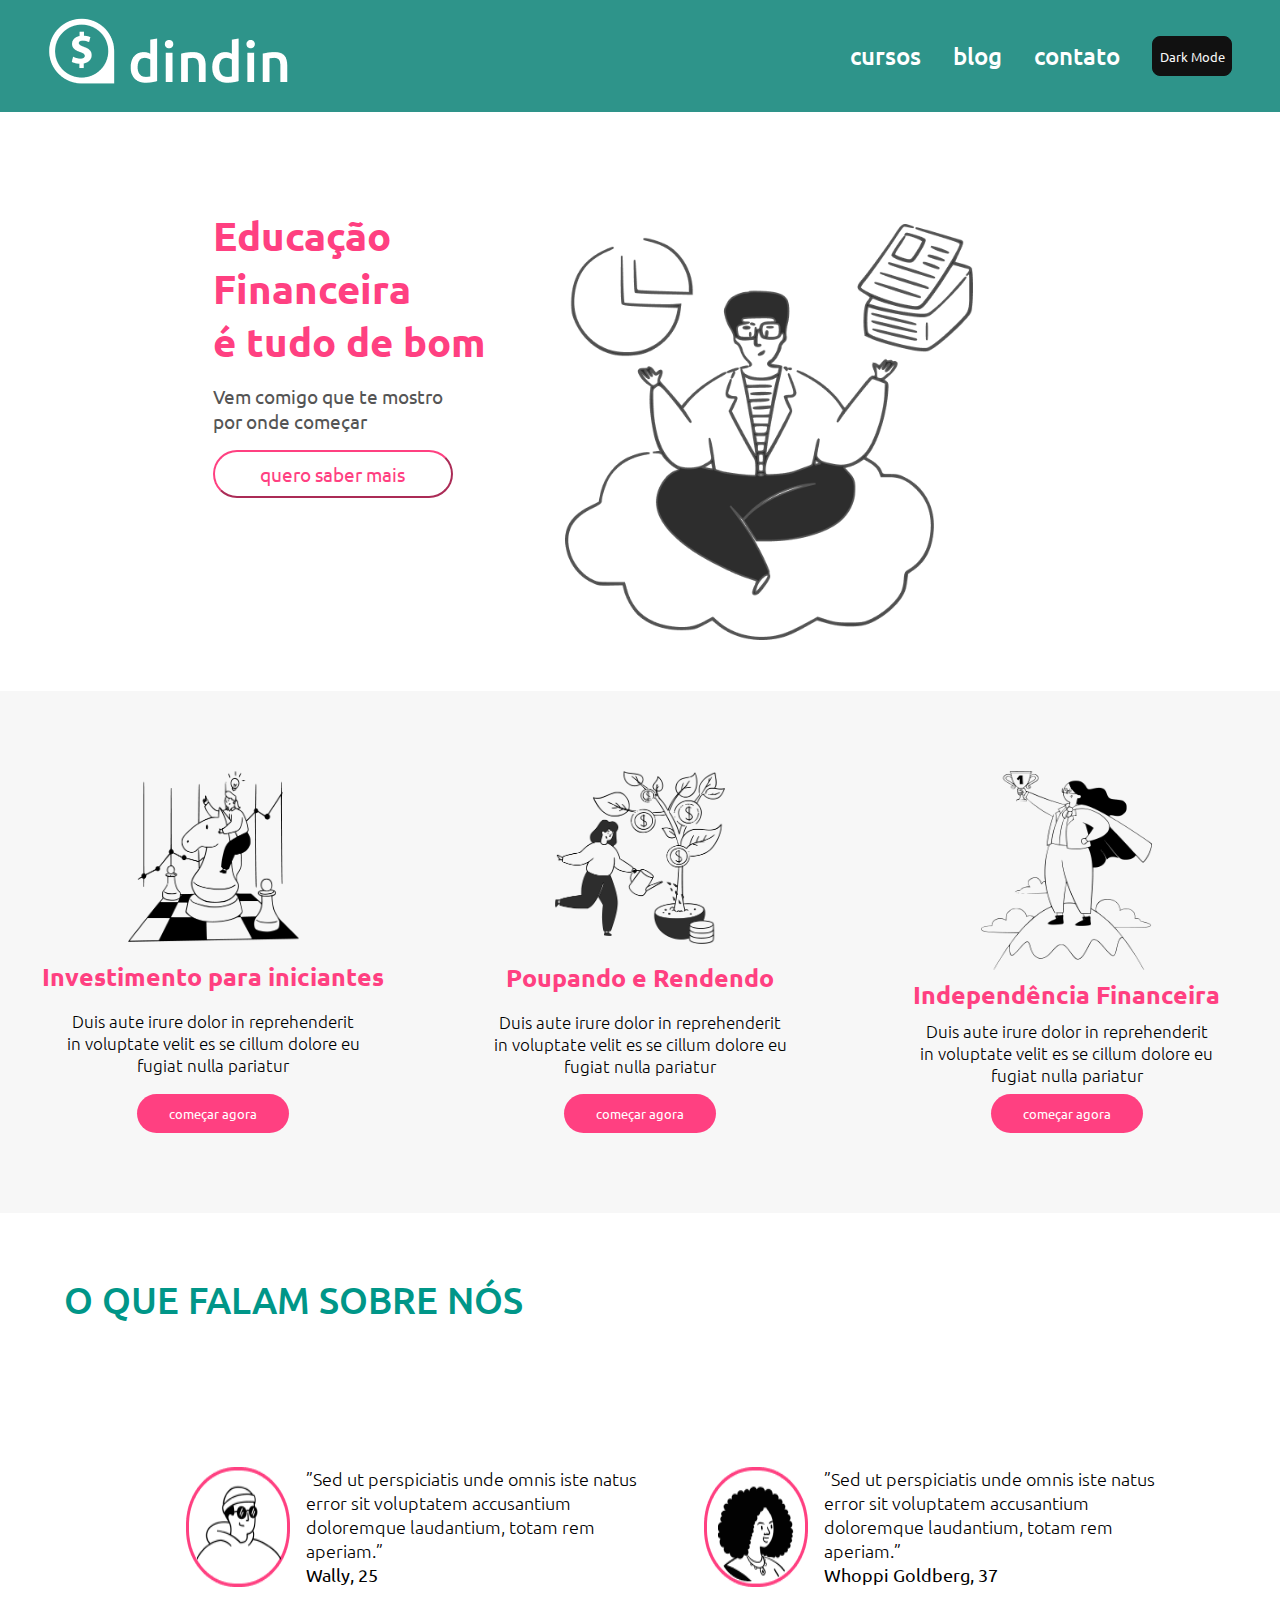
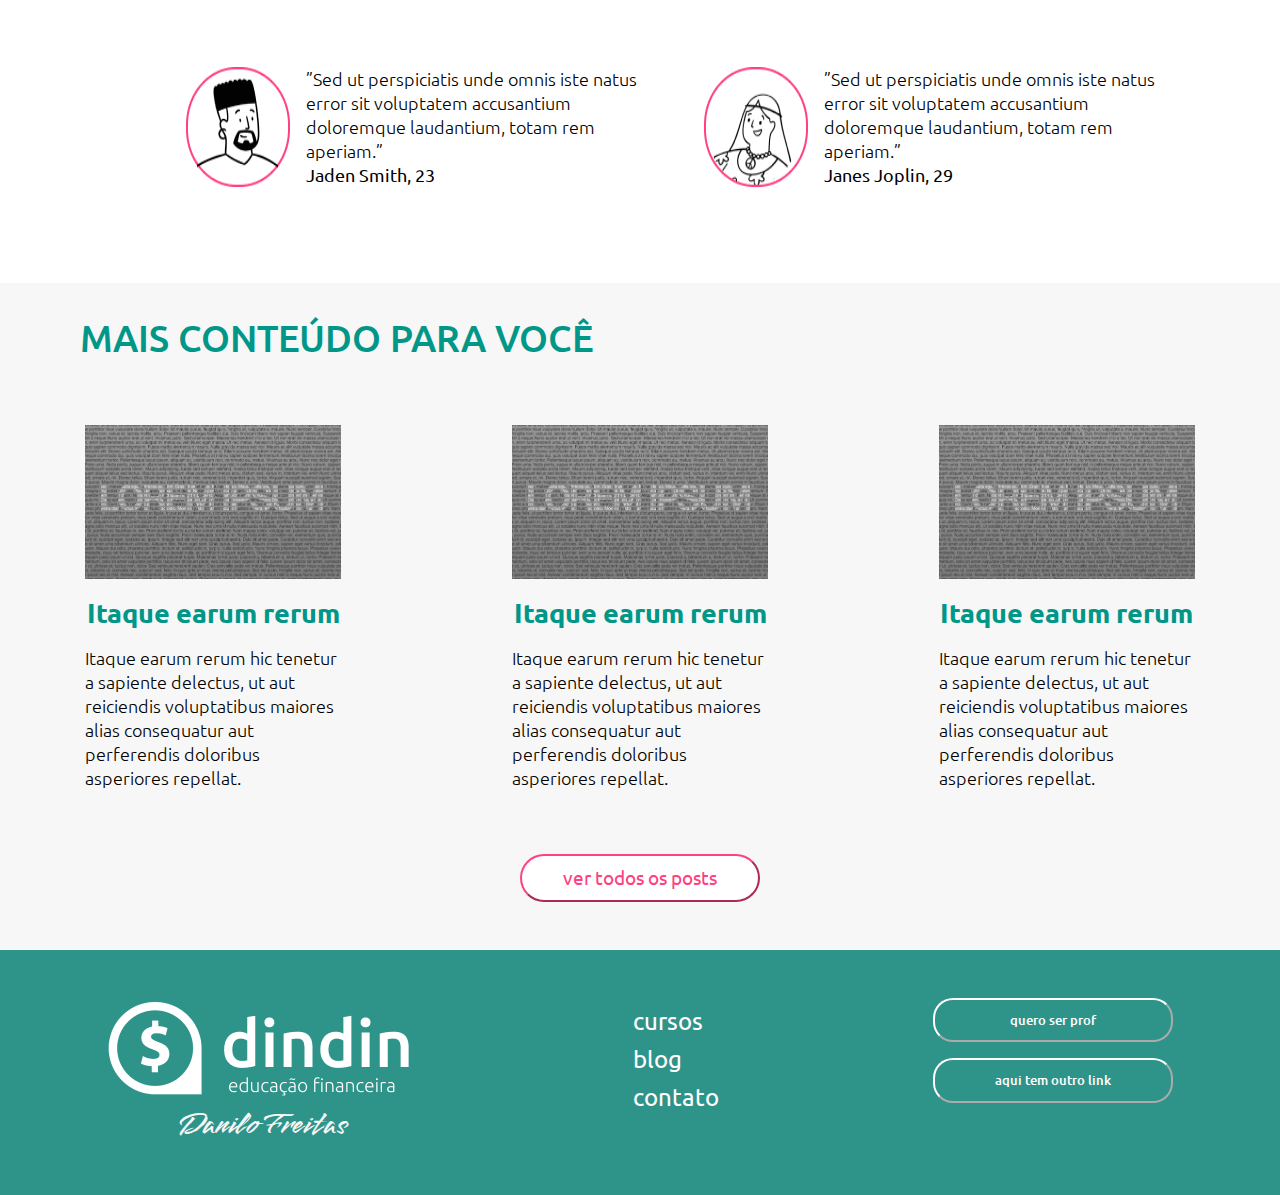
<file: index.html>
<!DOCTYPE html>
<html lang="pt-br" id="html">
<head>
    <meta charset="UTF-8">
    <meta http-equiv="X-UA-Compatible" content="IE=edge">
    <meta name="viewport" content="width=device-width, initial-scale=1.0">
    <meta name="author" content="Danilo Freitas">
    <link rel="preconnect" href="https://fonts.googleapis.com">
    <link rel="preconnect" href="https://fonts.gstatic.com" crossorigin>
    <link href="https://fonts.googleapis.com/css2?family=Koulen&family=Poppins:ital,wght@0,300;0,400;0,500;1,200;1,400&family=Smooch&family=Ubuntu:ital,wght@0,300;0,400;0,500;0,700;1,300;1,400;1,500;1,700&display=swap" rel="stylesheet">
    <link rel="stylesheet" href="./style.css">
    <title>DinDin</title>
</head>
<body>

    <header>

        <a href="./index.html"><img src="./dindin-imagens/logo-header.png" alt="Logo DinDin"></a>

        <nav id="nav">
            <button id="btn-mobile" aria-expanded="false" aria-controls="menu" aria-haspopup="true" aria-label="Abrir Menu">Menu

                <span id="hamburguer"></span>

            </button>

            <button id="switch">Dark Mode</span></button>

            <ul id="menu" role="menu">
                <li><a href="./cursos.html">cursos</a></li>
                <li><a href="./blog.html">blog</a></li>
                <li><a href="./contato.html">contato</a></li>
            </ul>
        </nav>

    </header>

    <article id="container01-01">

        <section class="container01-01-box01">
            <h2>Educação <br/>Financeira <br/>é tudo de bom</h2>
            <h4>Vem comigo que te mostro <br/>por onde começar</h4>
            <a href="./cursos.html"><button class="button01">quero saber mais</button></a>
        </section>

        <aside class="container01-01-box02">
            <img src="./dindin-imagens/ilustra-banner.png" alt="Imagem Banner">
        </aside>

    </article>

    <section id="container01-02">

        <div class="container01-02-box">
            <img src="./dindin-imagens/ilustra-poupando.png" alt="Ilustração">
            <h4>Investimento para iniciantes</h4>
            <p>Duis aute irure dolor in reprehenderit in voluptate velit es se cillum dolore eu fugiat nulla pariatur</p>
            <a href="#"><button class="button02">começar agora</button></a>
        </div>

        <div class="container01-02-box">
            <img src="./dindin-imagens/ilustra-investimento.png" alt="Ilustração">
            <h4>Poupando e Rendendo</h4>
            <p>Duis aute irure dolor in reprehenderit in voluptate velit es se cillum dolore eu fugiat nulla pariatur</p>
            <a href="#"><button class="button02">começar agora</button></a>
        </div>

        <div class="container01-02-box" id="container01-02-box03">
            <img src="./dindin-imagens/ilustra-independencia.png" alt="Ilustração">
            <h4>Independência Financeira</h4>
            <p>Duis aute irure dolor in reprehenderit in voluptate velit es se cillum dolore eu fugiat nulla pariatur</p>
            <a href="#"><button class="button02">começar agora</button></a>
        </div>

    </section>


    <article id="container01-03">

        <h2>O que falam sobre nós</h2>

        <section class="container01-03">

            <div class="container01-03-box">
                <img src="./dindin-imagens/icon-wally.png" alt="Ilustração Wally">
                <p>”Sed ut perspiciatis unde omnis iste natus error sit voluptatem accusantium doloremque laudantium, totam rem aperiam.”<br/> <strong>Wally, 25</strong></p>
            </div>

            <div class="container01-03-box">
                <img src="./dindin-imagens/icon-whoopi.png" alt="Ilustração Whoopi">
                <p>”Sed ut perspiciatis unde omnis iste natus error sit voluptatem accusantium doloremque laudantium, totam rem aperiam.”<br/> <strong>Whoppi Goldberg, 37</strong></p>
            </div>

            <div class="container01-03-box">
                <img src="./dindin-imagens/icon-jaden.png" alt="Ilustração Jaden">
                <p>”Sed ut perspiciatis unde omnis iste natus error sit voluptatem accusantium doloremque laudantium, totam rem aperiam.”<br/> <strong>Jaden Smith, 23</strong></p>
            </div>

            <div class="container01-03-box">
                <img src="./dindin-imagens/icon-jane.png" alt="Ilustração Jane">
                <p>”Sed ut perspiciatis unde omnis iste natus error sit voluptatem accusantium doloremque laudantium, totam rem aperiam.”<br/> <strong>Janes Joplin, 29</strong></p>
            </div>

        </section>

    </article>

    <article id="container01-04">

        <h2>Mais conteúdo para você</h2>

        <section class="container01-04">

            <div class="container01-04-box">
                <img src="./dindin-imagens/lorem-ipsum-logo.jpg" alt="Imagem">
                <h4>Itaque earum rerum</h4>
                <p>Itaque earum rerum hic tenetur a sapiente delectus, ut aut reiciendis voluptatibus maiores alias consequatur aut perferendis doloribus asperiores repellat.</p>
            </div>

            <div class="container01-04-box">
                <img src="./dindin-imagens/lorem-ipsum-logo.jpg" alt="Imagem">
                <h4>Itaque earum rerum</h4>
                <p>Itaque earum rerum hic tenetur a sapiente delectus, ut aut reiciendis voluptatibus maiores alias consequatur aut perferendis doloribus asperiores repellat.</p>
            </div>

            <div class="container01-04-box">
                <img src="./dindin-imagens/lorem-ipsum-logo.jpg" alt="Imagem">
                <h4>Itaque earum rerum</h4>
                <p>Itaque earum rerum hic tenetur a sapiente delectus, ut aut reiciendis voluptatibus maiores alias consequatur aut perferendis doloribus asperiores repellat.</p>
            </div>
        
        </section>

        <a href="./post.html"><button class="button01">ver todos os posts</button></a>

    </article>

    <footer>

        <div class="footer01">
            <a href="./index.html"><img src="./dindin-imagens/logo-footer.png" alt="Logo DinDin"></a>
            <a class="danilo" href="https://danilojpfreitas.github.io/MinhaPagina/" target="_blank"><span>Danilo Freitas</span></a>
        </div>

        <div class="footer02">
            <a href="./cursos.html"><span>cursos</span></a>
            <a href="./blog.html"><span>blog</span></a>
            <a href="./contato.html"><span>contato</span></a>
        </div>

        <div class="footer03">
            <a href="#"><button class="button03">quero ser prof</button></a>
            <a href="#"><button class="button03">aqui tem outro link</button></a>
        </div>

    </footer>

    <script src="./script.js"></script>
</body>
</html>
</file>
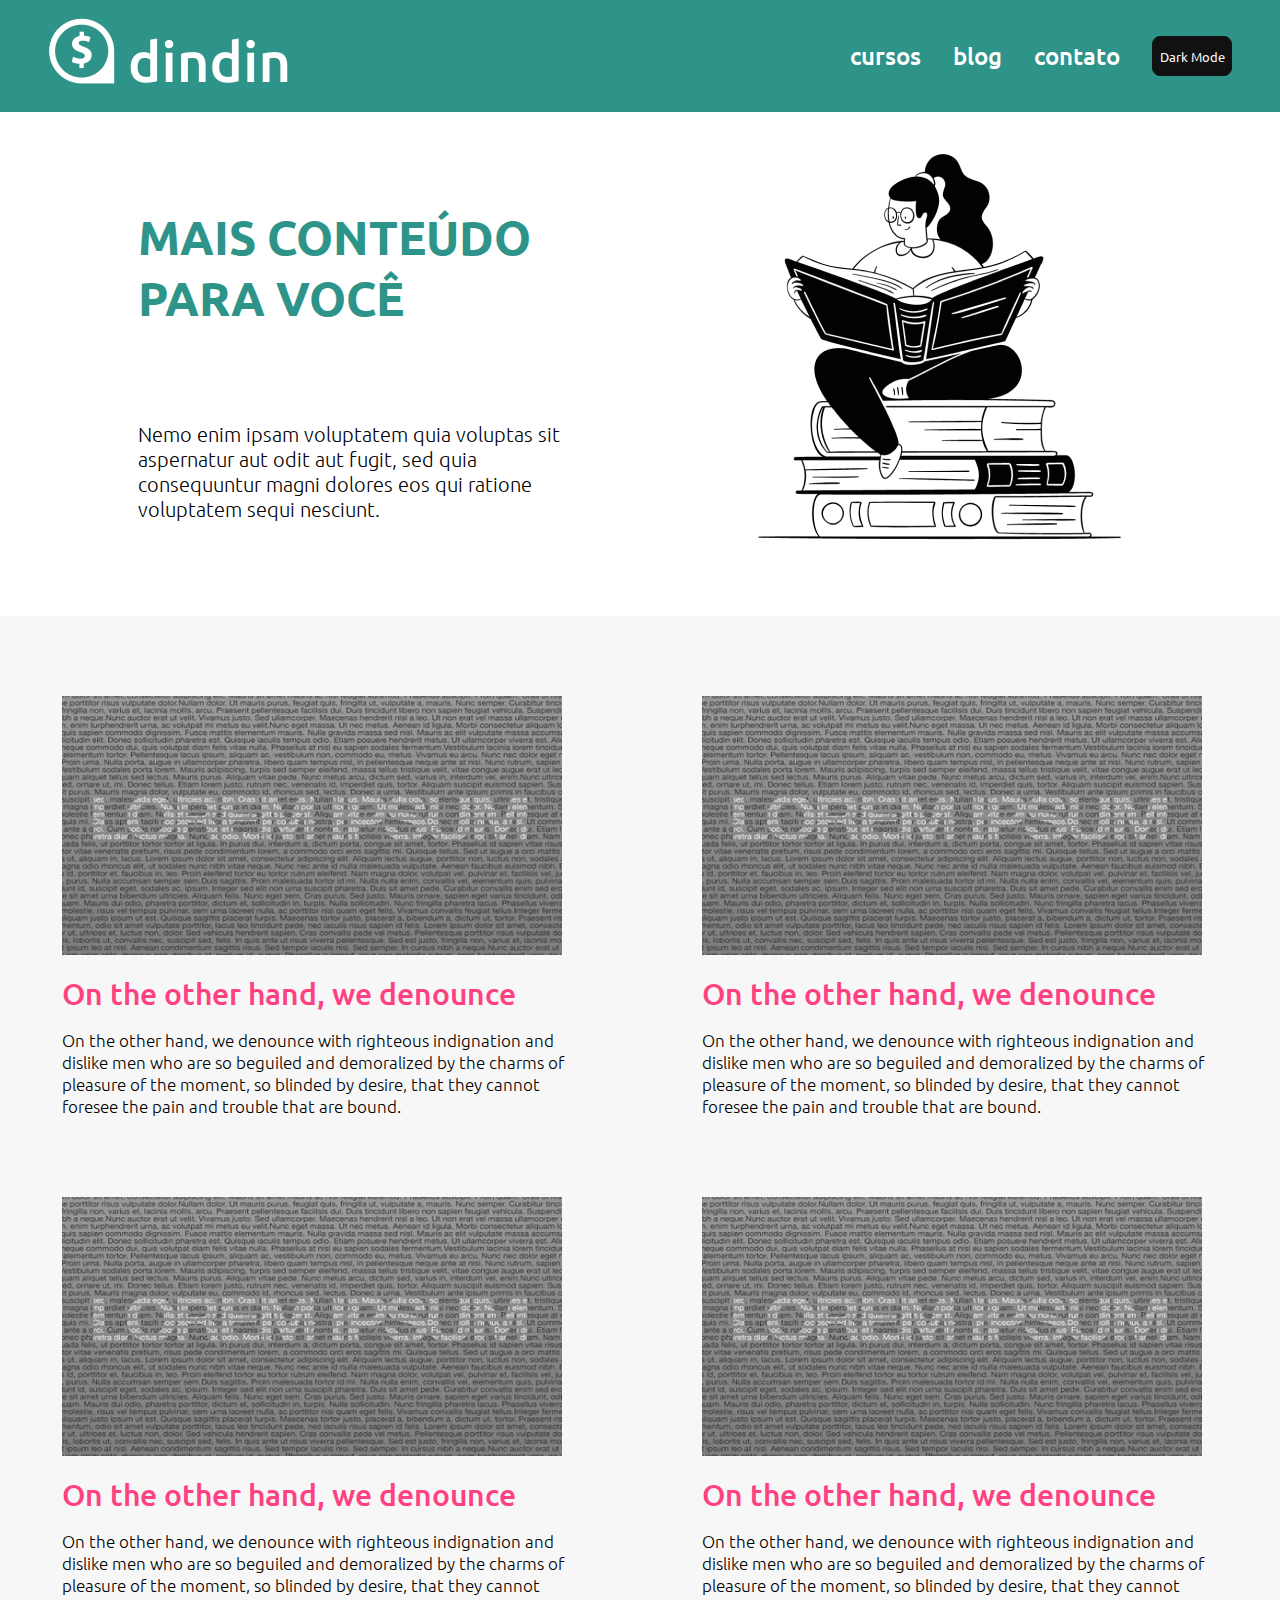
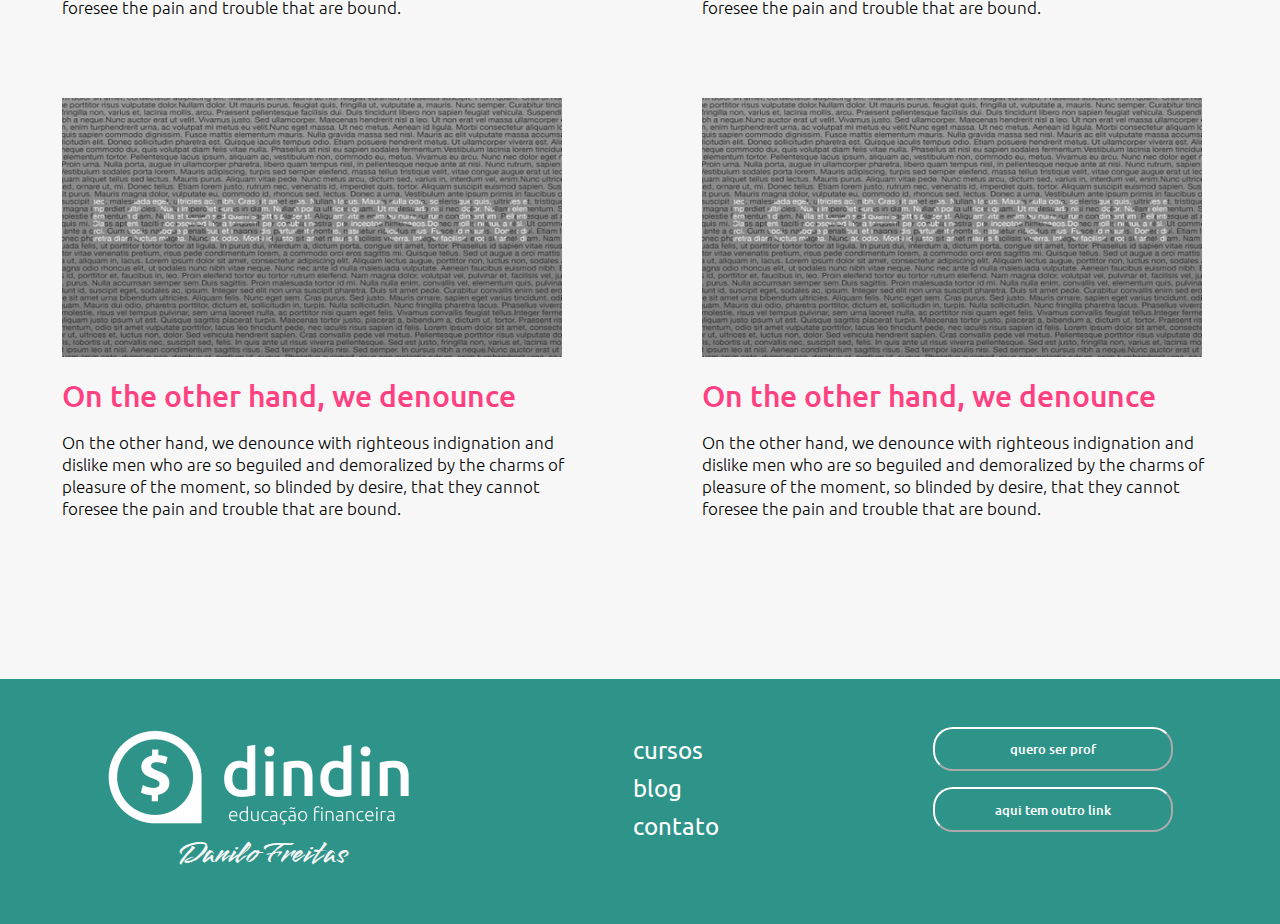
<file: blog.html>
<!DOCTYPE html>
<html lang="pt-br" id="html">
<head>
    <meta charset="UTF-8">
    <meta http-equiv="X-UA-Compatible" content="IE=edge">
    <meta name="viewport" content="width=device-width, initial-scale=1.0">
    <meta name="author" content="Danilo Freitas">
    <link rel="preconnect" href="https://fonts.googleapis.com">
    <link rel="preconnect" href="https://fonts.gstatic.com" crossorigin>
    <link href="https://fonts.googleapis.com/css2?family=Koulen&family=Poppins:ital,wght@0,300;0,400;0,500;1,200;1,400&family=Smooch&family=Ubuntu:ital,wght@0,300;0,400;0,500;0,700;1,300;1,400;1,500;1,700&display=swap" rel="stylesheet">
    <link rel="stylesheet" href="./style.css">
    <title>DinDin</title>
</head>
<body>

    <header>

        <a href="./index.html"><img src="./dindin-imagens/logo-header.png" alt="Logo DinDin"></a>

        <nav id="nav">
            <button id="btn-mobile" aria-expanded="false" aria-controls="menu" aria-haspopup="true" aria-label="Abrir Menu">Menu

                <span id="hamburguer"></span>

            </button>

            <button id="switch">Dark Mode</span></button>

            <ul id="menu" role="menu">
                <li><a href="./cursos.html">cursos</a></li>
                <li><a href="./blog.html">blog</a></li>
                <li><a href="./contato.html">contato</a></li>
            </ul>
        </nav>

    </header>

    <main id="container05-01">

        <div class="container05-01-01">
            <h2>Mais conteúdo<br/> para você</h2>
            <p>Nemo enim ipsam voluptatem quia voluptas sit aspernatur aut odit aut fugit, sed quia consequuntur magni dolores eos qui ratione voluptatem sequi nesciunt.</p>
        </div>

        <div class="container05-01-02">
            <img src="./dindin-imagens/ilustra-blog.png" alt="Ilustração Blog">
        </div>

    </main>

    <section id="container05-02">

        <div class="container05-02">
            <img src="./dindin-imagens/lorem-ipsum-logo.jpg" alt="Lorem Ipsum">
            <h4>On the other hand, we denounce</h4>
            <p>On the other hand, we denounce with righteous indignation and dislike men who are so beguiled and demoralized by the charms of pleasure of the moment, so blinded by desire, that they cannot foresee the pain and trouble that are bound.</p>
        </div>

        <div class="container05-02">
            <img src="./dindin-imagens/lorem-ipsum-logo.jpg" alt="Lorem Ipsum">
            <h4>On the other hand, we denounce</h4>
            <p>On the other hand, we denounce with righteous indignation and dislike men who are so beguiled and demoralized by the charms of pleasure of the moment, so blinded by desire, that they cannot foresee the pain and trouble that are bound.</p>
        </div>

        <div class="container05-02">
            <img src="./dindin-imagens/lorem-ipsum-logo.jpg" alt="Lorem Ipsum">
            <h4>On the other hand, we denounce</h4>
            <p>On the other hand, we denounce with righteous indignation and dislike men who are so beguiled and demoralized by the charms of pleasure of the moment, so blinded by desire, that they cannot foresee the pain and trouble that are bound.</p>
        </div>

        <div class="container05-02">
            <img src="./dindin-imagens/lorem-ipsum-logo.jpg" alt="Lorem Ipsum">
            <h4>On the other hand, we denounce</h4>
            <p>On the other hand, we denounce with righteous indignation and dislike men who are so beguiled and demoralized by the charms of pleasure of the moment, so blinded by desire, that they cannot foresee the pain and trouble that are bound.</p>
        </div>

        <div class="container05-02">
            <img src="./dindin-imagens/lorem-ipsum-logo.jpg" alt="Lorem Ipsum">
            <h4>On the other hand, we denounce</h4>
            <p>On the other hand, we denounce with righteous indignation and dislike men who are so beguiled and demoralized by the charms of pleasure of the moment, so blinded by desire, that they cannot foresee the pain and trouble that are bound.</p>
        </div>

        <div class="container05-02">
            <img src="./dindin-imagens/lorem-ipsum-logo.jpg" alt="Lorem Ipsum">
            <h4>On the other hand, we denounce</h4>
            <p>On the other hand, we denounce with righteous indignation and dislike men who are so beguiled and demoralized by the charms of pleasure of the moment, so blinded by desire, that they cannot foresee the pain and trouble that are bound.</p>
        </div>

    </section>


    <footer>

        <div class="footer01">
            <a href="./index.html"><img src="./dindin-imagens/logo-footer.png" alt="Logo DinDin"></a>
            <a class="danilo" href="https://danilojpfreitas.github.io/MinhaPagina/" target="_blank"><span>Danilo Freitas</span></a>
        </div>

        <div class="footer02">
            <a href="./cursos.html"><span>cursos</span></a>
            <a href="./blog.html"><span>blog</span></a>
            <a href="./contato.html"><span>contato</span></a>
        </div>

        <div class="footer03">
            <a href="#"><button class="button03">quero ser prof</button></a>
            <a href="#"><button class="button03">aqui tem outro link</button></a>
        </div>

    </footer>

    <script src="./script.js"></script>
</body>
</html>
</file>
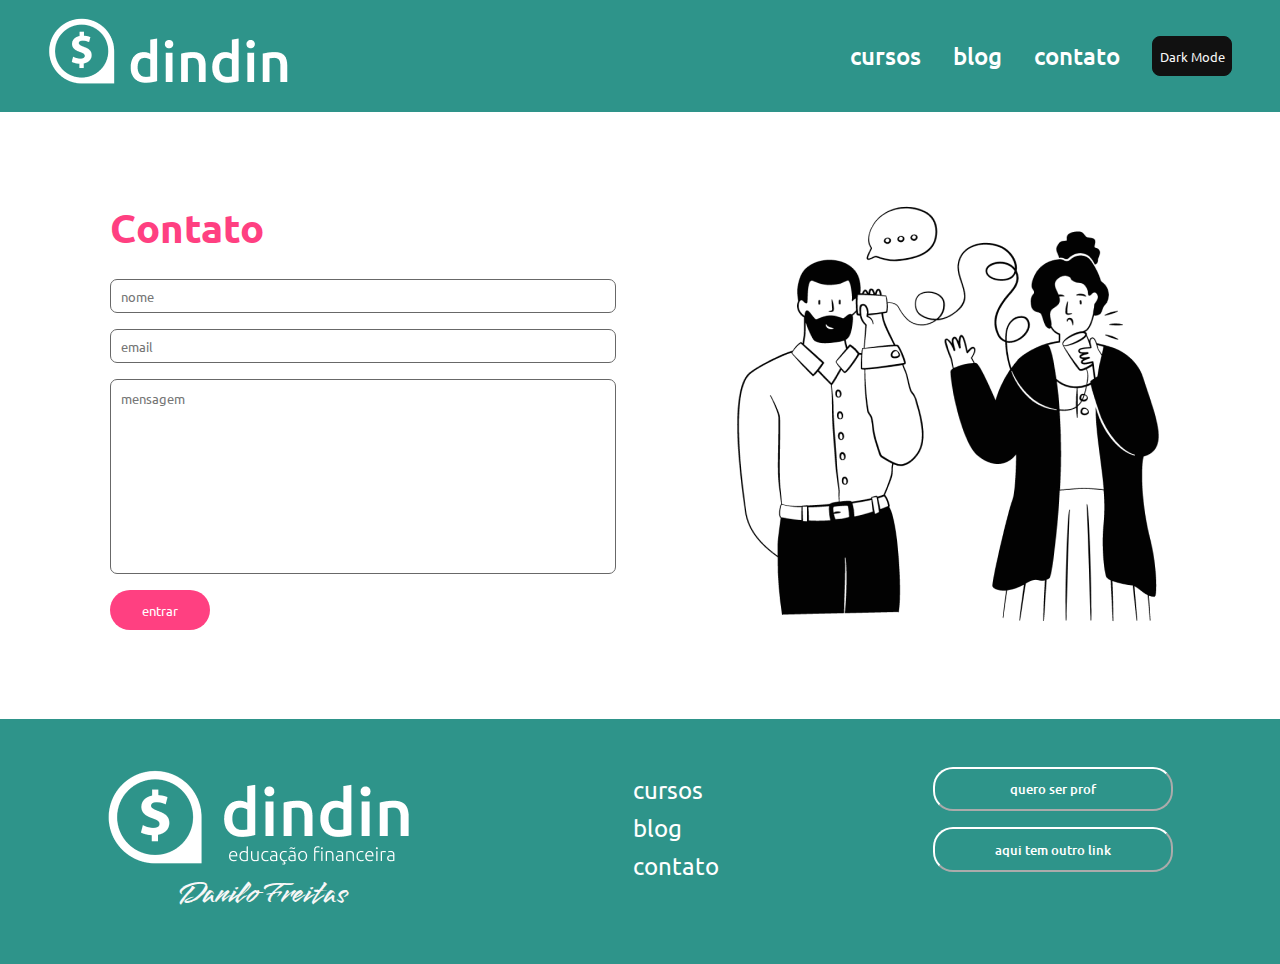
<file: contato.html>
<!DOCTYPE html>
<html lang="pt-br" id="html">
<head>
    <meta charset="UTF-8">
    <meta http-equiv="X-UA-Compatible" content="IE=edge">
    <meta name="viewport" content="width=device-width, initial-scale=1.0">
    <meta name="author" content="Danilo Freitas">
    <link rel="preconnect" href="https://fonts.googleapis.com">
    <link rel="preconnect" href="https://fonts.gstatic.com" crossorigin>
    <link href="https://fonts.googleapis.com/css2?family=Koulen&family=Poppins:ital,wght@0,300;0,400;0,500;1,200;1,400&family=Smooch&family=Ubuntu:ital,wght@0,300;0,400;0,500;0,700;1,300;1,400;1,500;1,700&display=swap" rel="stylesheet">
    <link rel="stylesheet" href="./style.css">
    <title>DinDin</title>
</head>
<body>

    <header>

        <a href="./index.html"><img src="./dindin-imagens/logo-header.png" alt="Logo DinDin"></a>

        <nav id="nav">
            <button id="btn-mobile" aria-expanded="false" aria-controls="menu" aria-haspopup="true" aria-label="Abrir Menu">Menu

                <span id="hamburguer"></span>

            </button>

            <button id="switch">Dark Mode</span></button>

            <ul id="menu" role="menu">
                <li><a href="./cursos.html">cursos</a></li>
                <li><a href="./blog.html">blog</a></li>
                <li><a href="./contato.html">contato</a></li>
            </ul>
        </nav>

    </header>

    <main id="container06">

        <div class="container06-01">
            <h2>Contato</h2>
            <form>
                <input class="form" type="text" name="nome" placeholder="nome">
                <input class="form" type="text" name="email" placeholder="email">
                <input class="mensagem" type="text" name="mensagem" placeholder="mensagem">
                <a href="#"><button class="button02">entrar</button></a>
            </form>
        </div>

        <aside class="container06-02">
            <img src="./dindin-imagens/ilustra-contato.png" alt="Imagem Contato">
        </aside>

    </main>

    <footer>

        <div class="footer01">
            <a href="./index.html"><img src="./dindin-imagens/logo-footer.png" alt="Logo DinDin"></a>
            <a class="danilo" href="https://danilojpfreitas.github.io/MinhaPagina/" target="_blank"><span>Danilo Freitas</span></a>
        </div>

        <div class="footer02">
            <a href="./cursos.html"><span>cursos</span></a>
            <a href="./blog.html"><span>blog</span></a>
            <a href="./contato.html"><span>contato</span></a>
        </div>

        <div class="footer03">
            <a href="#"><button class="button03">quero ser prof</button></a>
            <a href="#"><button class="button03">aqui tem outro link</button></a>
        </div>

    </footer>

    <script src="./script.js"></script>
</body>
</html>
</file>
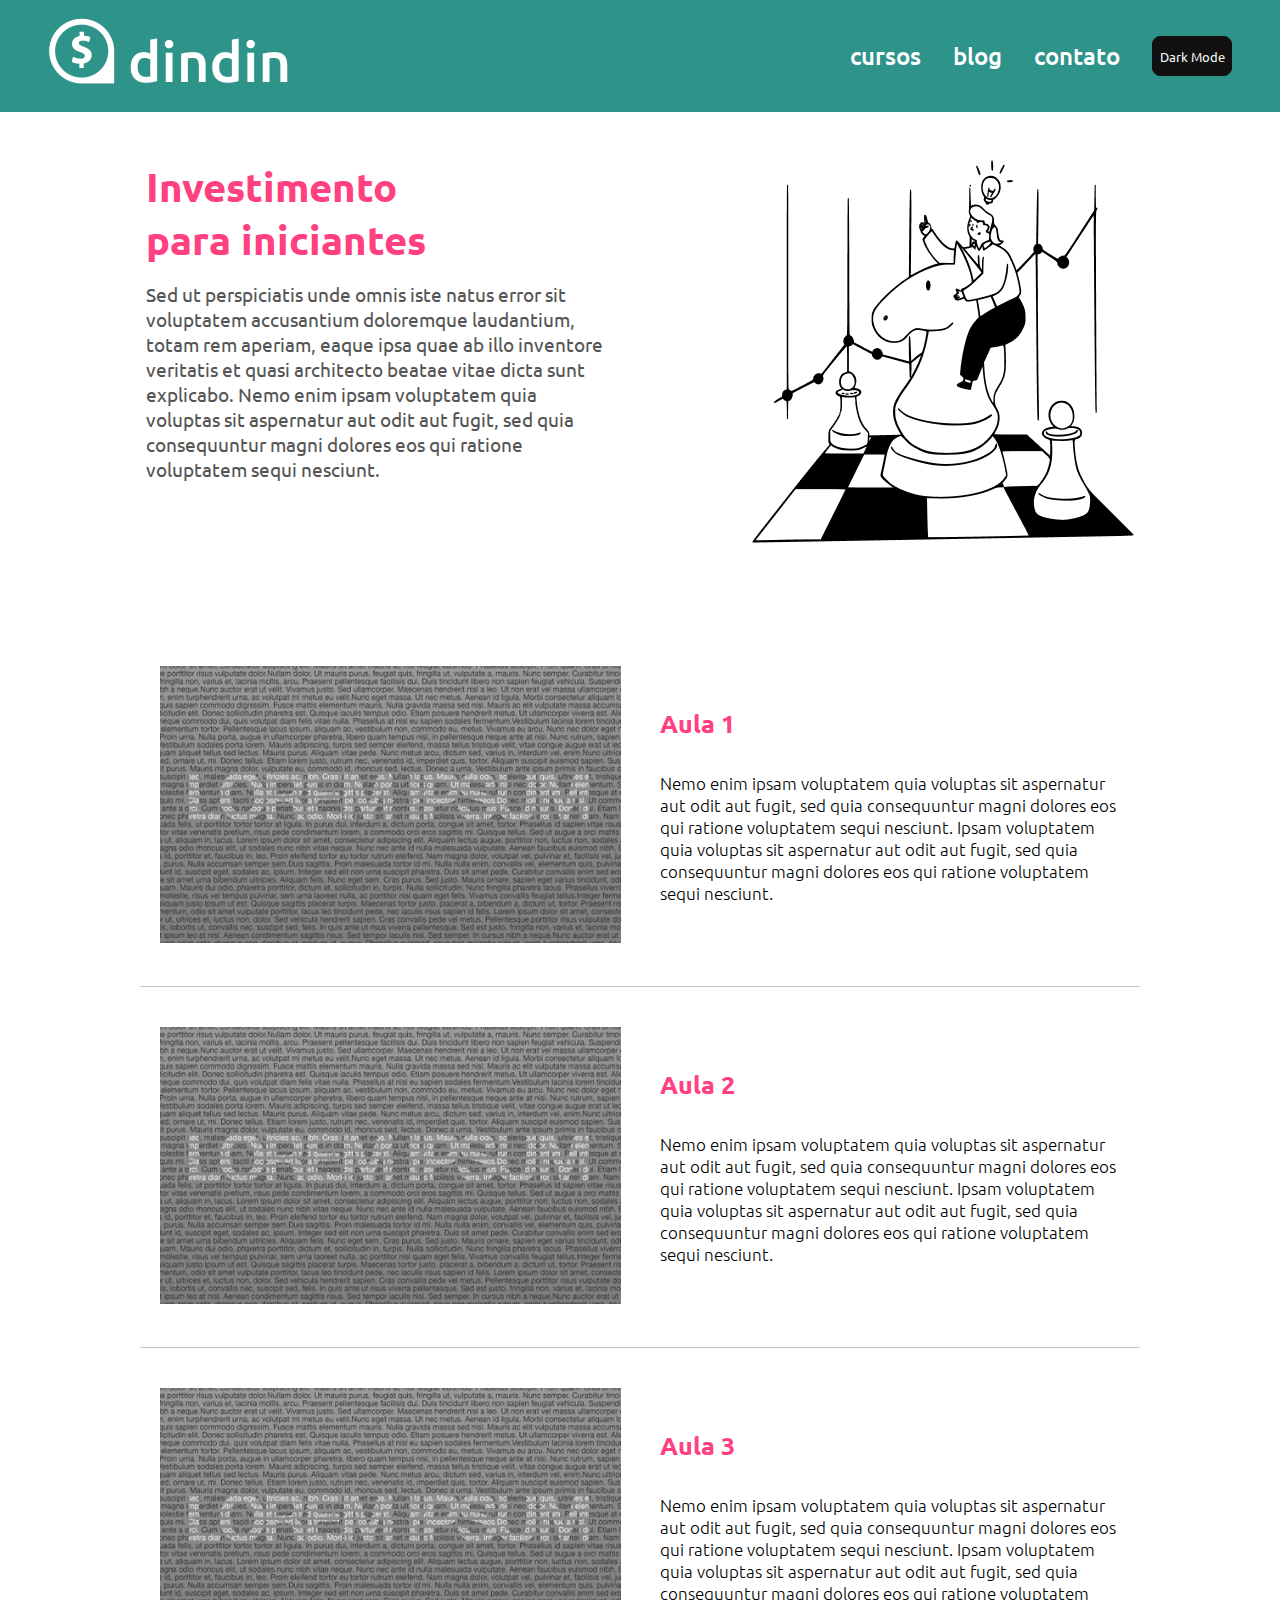
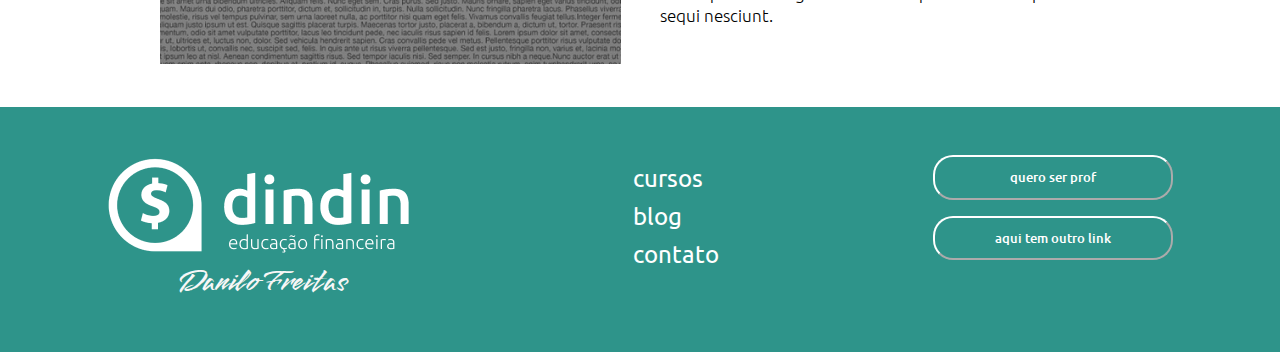
<file: curso.html>
<!DOCTYPE html>
<html lang="pt-br" id="html">
<head>
    <meta charset="UTF-8">
    <meta http-equiv="X-UA-Compatible" content="IE=edge">
    <meta name="viewport" content="width=device-width, initial-scale=1.0">
    <meta name="author" content="Danilo Freitas">
    <link rel="preconnect" href="https://fonts.googleapis.com">
    <link rel="preconnect" href="https://fonts.gstatic.com" crossorigin>
    <link href="https://fonts.googleapis.com/css2?family=Koulen&family=Poppins:ital,wght@0,300;0,400;0,500;1,200;1,400&family=Smooch&family=Ubuntu:ital,wght@0,300;0,400;0,500;0,700;1,300;1,400;1,500;1,700&display=swap" rel="stylesheet">
    <link rel="stylesheet" href="./style.css">
    <title>DinDin</title>
</head>
<body>

    <header>

        <a href="./index.html"><img src="./dindin-imagens/logo-header.png" alt="Logo DinDin"></a>

        <nav id="nav">
            <button id="btn-mobile" aria-expanded="false" aria-controls="menu" aria-haspopup="true" aria-label="Abrir Menu">Menu

                <span id="hamburguer"></span>

            </button>

            <button id="switch">Dark Mode</span></button>

            <ul id="menu" role="menu">
                <li><a href="./cursos.html">cursos</a></li>
                <li><a href="./blog.html">blog</a></li>
                <li><a href="./contato.html">contato</a></li>
            </ul>
        </nav>

    </header>

    <main id="container03-01">

        <div class="container03-01-01">
            <h2>Investimento <br/>para iniciantes</h2>
            <p>Sed ut perspiciatis unde omnis iste natus error sit voluptatem accusantium doloremque laudantium, totam rem aperiam, eaque ipsa quae ab illo inventore veritatis et quasi architecto beatae vitae dicta sunt explicabo. Nemo enim ipsam voluptatem quia voluptas sit aspernatur aut odit aut fugit, sed quia consequuntur magni dolores eos qui ratione voluptatem sequi nesciunt.</p>
         </div>

         <div class="container03-01-02">
             <img src="./dindin-imagens/ilustra-poupando.png" alt="Ilustração Poupando">
         </div>

    </main>

    <section id="container03-02">

        <div class="container03-02">

            <div class="container03-02-01">
                <img src="./dindin-imagens/lorem-ipsum-logo.jpg" alt="Lorem Ipsum">
            </div>

            <div class="container03-02-02">
                <h4>Aula 1</h4>
                <p>Nemo enim ipsam voluptatem quia voluptas sit aspernatur aut odit aut fugit, sed quia consequuntur magni dolores eos qui ratione voluptatem sequi nesciunt. Ipsam voluptatem quia voluptas sit aspernatur aut odit aut fugit, sed quia consequuntur magni dolores eos qui ratione voluptatem sequi nesciunt.</p>
            </div>
        </div>

        <div class="container03-02">
            
            <div class="container03-02-01">
                <img src="./dindin-imagens/lorem-ipsum-logo.jpg" alt="Lorem Ipsum">
            </div>

            <div class="container03-02-02">
                <h4>Aula 2</h4>
                <p>Nemo enim ipsam voluptatem quia voluptas sit aspernatur aut odit aut fugit, sed quia consequuntur magni dolores eos qui ratione voluptatem sequi nesciunt. Ipsam voluptatem quia voluptas sit aspernatur aut odit aut fugit, sed quia consequuntur magni dolores eos qui ratione voluptatem sequi nesciunt.</p>
            </div>
        </div>

        <div class="container03-02">
            
            <div class="container03-02-01">
                <img src="./dindin-imagens/lorem-ipsum-logo.jpg" alt="Lorem Ipsum">
            </div>

            <div class="container03-02-02">
                <h4>Aula 3</h4>
                <p>Nemo enim ipsam voluptatem quia voluptas sit aspernatur aut odit aut fugit, sed quia consequuntur magni dolores eos qui ratione voluptatem sequi nesciunt. Ipsam voluptatem quia voluptas sit aspernatur aut odit aut fugit, sed quia consequuntur magni dolores eos qui ratione voluptatem sequi nesciunt.</p>
            </div>
        </div>

    </section>

    <footer>

        <div class="footer01">
            <a href="./index.html"><img src="./dindin-imagens/logo-footer.png" alt="Logo DinDin"></a>
            <a class="danilo" href="https://danilojpfreitas.github.io/MinhaPagina/" target="_blank"><span>Danilo Freitas</span></a>
        </div>

        <div class="footer02">
            <a href="./cursos.html"><span>cursos</span></a>
            <a href="./blog.html"><span>blog</span></a>
            <a href="./contato.html"><span>contato</span></a>
        </div>

        <div class="footer03">
            <a href="#"><button class="button03">quero ser prof</button></a>
            <a href="#"><button class="button03">aqui tem outro link</button></a>
        </div>

    </footer>

    <script src="./script.js"></script>
</body>
</html>
</file>
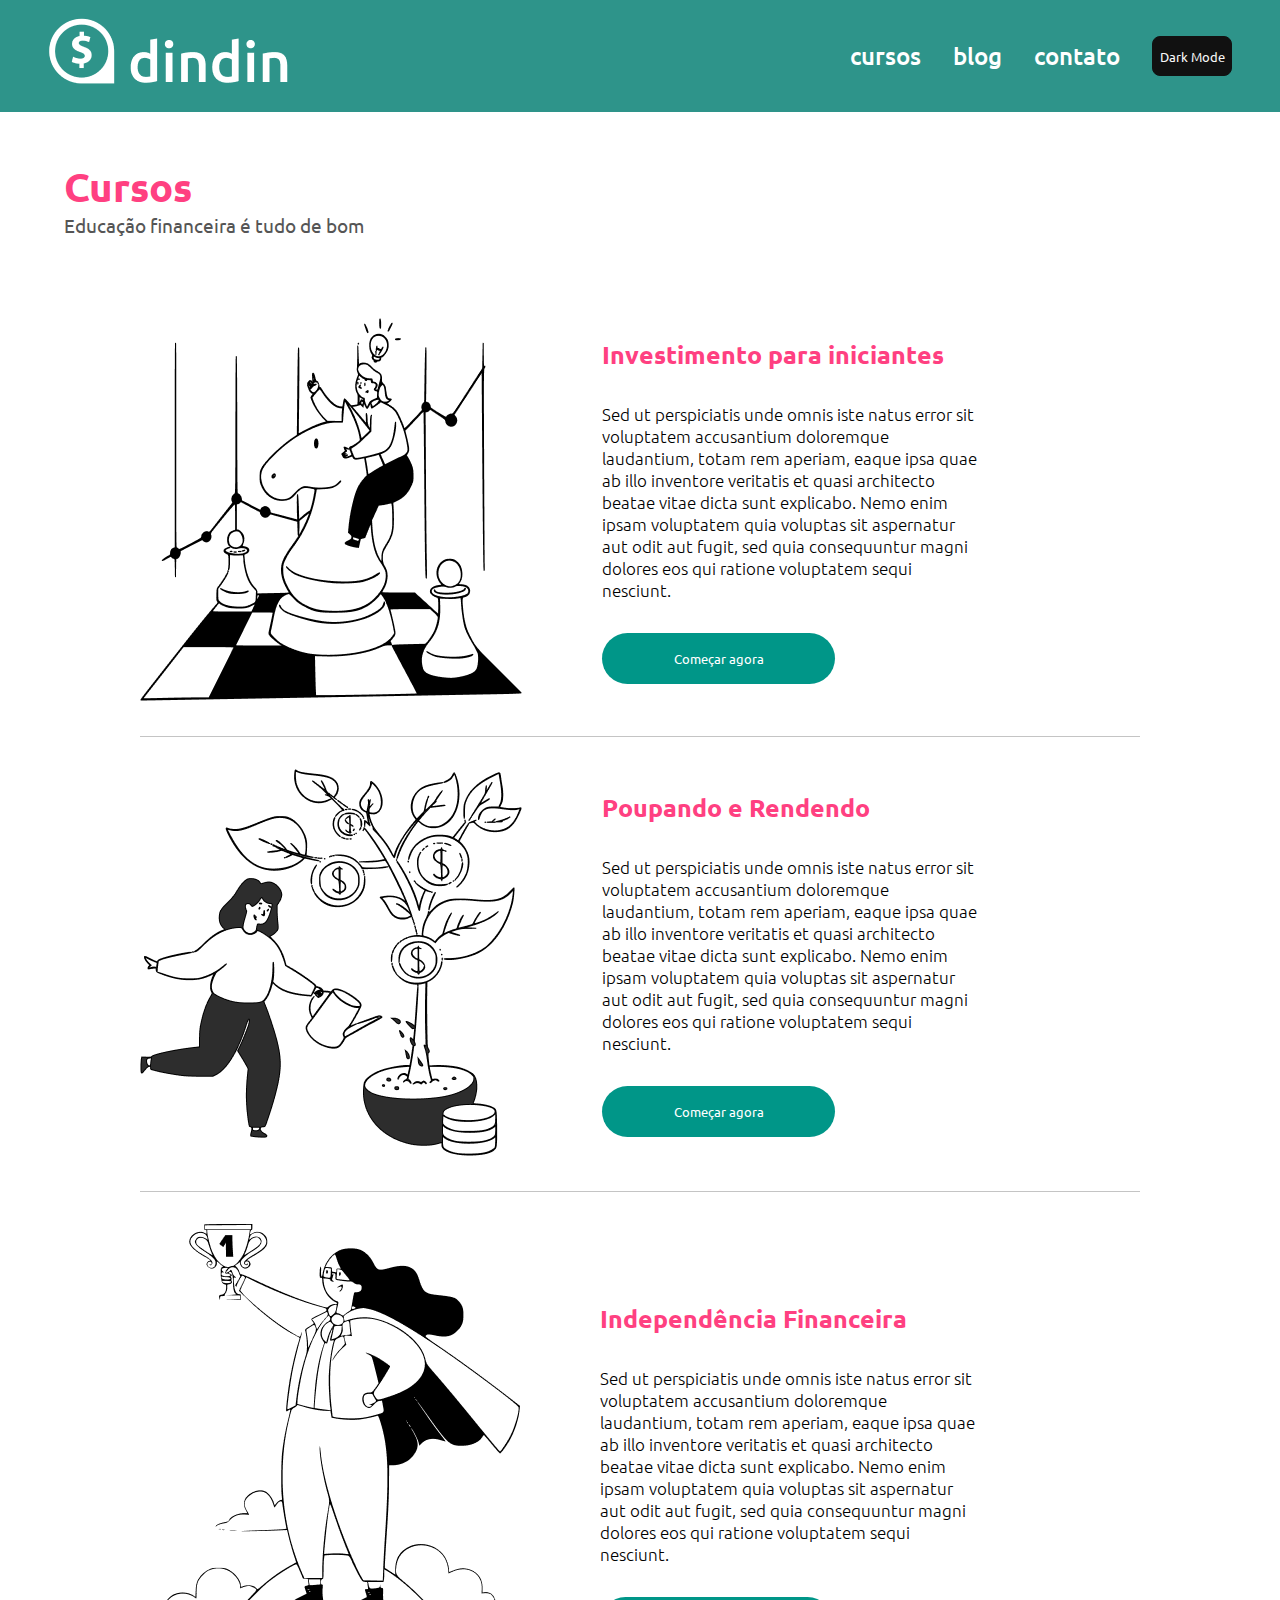
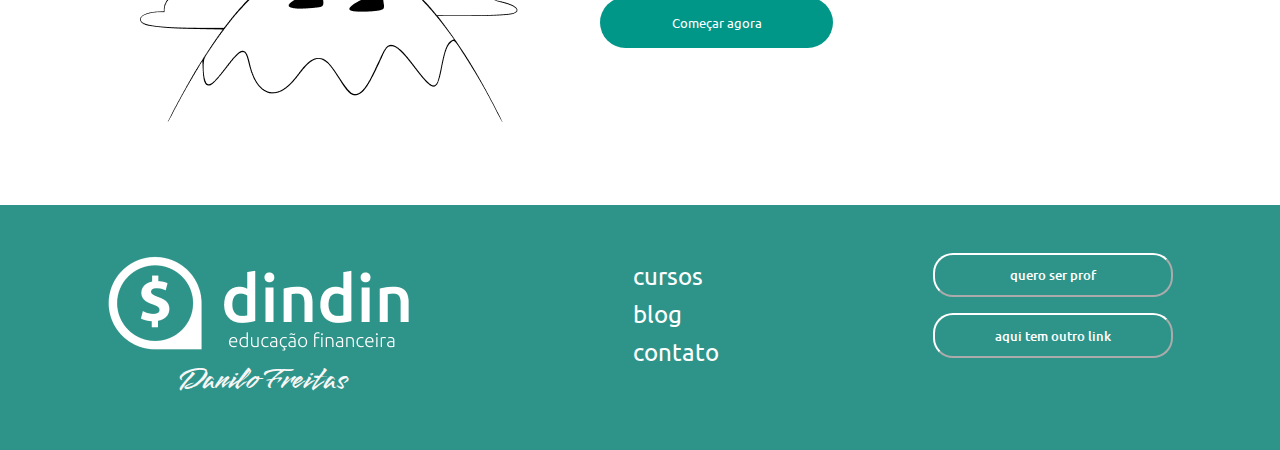
<file: cursos.html>
<!DOCTYPE html>
<html lang="pt-br" id="html">
<head>
    <meta charset="UTF-8">
    <meta http-equiv="X-UA-Compatible" content="IE=edge">
    <meta name="viewport" content="width=device-width, initial-scale=1.0">
    <meta name="author" content="Danilo Freitas">
    <link rel="preconnect" href="https://fonts.googleapis.com">
    <link rel="preconnect" href="https://fonts.gstatic.com" crossorigin>
    <link href="https://fonts.googleapis.com/css2?family=Koulen&family=Poppins:ital,wght@0,300;0,400;0,500;1,200;1,400&family=Smooch&family=Ubuntu:ital,wght@0,300;0,400;0,500;0,700;1,300;1,400;1,500;1,700&display=swap" rel="stylesheet">
    <link rel="stylesheet" href="./style.css">
    <title>DinDin</title>
</head>
<body>

    <header>

        <a href="./index.html"><img src="./dindin-imagens/logo-header.png" alt="Logo DinDin"></a>

        <nav id="nav">
            <button id="btn-mobile" aria-expanded="false" aria-controls="menu" aria-haspopup="true" aria-label="Abrir Menu">Menu

                <span id="hamburguer"></span>

            </button>

            <button id="switch">Dark Mode</span></button>

            <ul id="menu" role="menu">
                <li><a href="./cursos.html">cursos</a></li>
                <li><a href="./blog.html">blog</a></li>
                <li><a href="./contato.html">contato</a></li>
            </ul>
        </nav>

    </header>

    <main id="container02-01">
        <h2>Cursos</h2>
        <p>Educação financeira é tudo de bom</p>
    </main>

    <section id="container02-02">

        <div class="container02-02">

            <div class="container02-02-01">
                <img src="./dindin-imagens/ilustra-poupando.png" alt="Ilustração Poupando">
            </div>

            <div class="container02-02-02">
                <h4>Investimento para iniciantes</h4>
                <p>Sed ut perspiciatis unde omnis iste natus error sit voluptatem accusantium doloremque laudantium, totam rem aperiam, eaque ipsa quae ab illo inventore veritatis et quasi architecto beatae vitae dicta sunt explicabo. Nemo enim ipsam voluptatem quia voluptas sit aspernatur aut odit aut fugit, sed quia consequuntur magni dolores eos qui ratione voluptatem sequi nesciunt.</p>
                <a href="#"><button class="button04">Começar agora</button></a>        
            </div>

        </div>

        <div class="container02-02">

            <div class="container02-02-01">
                <img src="./dindin-imagens/ilustra-investimento.png" alt="Ilustração Investimento">
            </div>

            <div class="container02-02-02">
                <h4>Poupando e Rendendo</h4>
                <p>Sed ut perspiciatis unde omnis iste natus error sit voluptatem accusantium doloremque laudantium, totam rem aperiam, eaque ipsa quae ab illo inventore veritatis et quasi architecto beatae vitae dicta sunt explicabo. Nemo enim ipsam voluptatem quia voluptas sit aspernatur aut odit aut fugit, sed quia consequuntur magni dolores eos qui ratione voluptatem sequi nesciunt.</p>
                <a href="#"><button class="button04">Começar agora</button></a>        
            </div>

        </div>

        <div class="container02-02">

            <div class="container02-02-01">
                <img src="./dindin-imagens/ilustra-independencia.png" alt="Ilustração Independência">
            </div>

            <div class="container02-02-02">
                <h4>Independência Financeira</h4>
                <p>Sed ut perspiciatis unde omnis iste natus error sit voluptatem accusantium doloremque laudantium, totam rem aperiam, eaque ipsa quae ab illo inventore veritatis et quasi architecto beatae vitae dicta sunt explicabo. Nemo enim ipsam voluptatem quia voluptas sit aspernatur aut odit aut fugit, sed quia consequuntur magni dolores eos qui ratione voluptatem sequi nesciunt.</p>
                <a href="#"><button class="button04">Começar agora</button></a>        
            </div>

        </div>

    </section>

    <footer>

        <div class="footer01">
            <a href="./index.html"><img src="./dindin-imagens/logo-footer.png" alt="Logo DinDin"></a>
            <a class="danilo" href="https://danilojpfreitas.github.io/MinhaPagina/" target="_blank"><span>Danilo Freitas</span></a>
        </div>

        <div class="footer02">
            <a href="./cursos.html"><span>cursos</span></a>
            <a href="./blog.html"><span>blog</span></a>
            <a href="./contato.html"><span>contato</span></a>
        </div>

        <div class="footer03">
            <a href="#"><button class="button03">quero ser prof</button></a>
            <a href="#"><button class="button03">aqui tem outro link</button></a>
        </div>

    </footer>

    <script src="./script.js"></script>
</body>
</html>
</file>
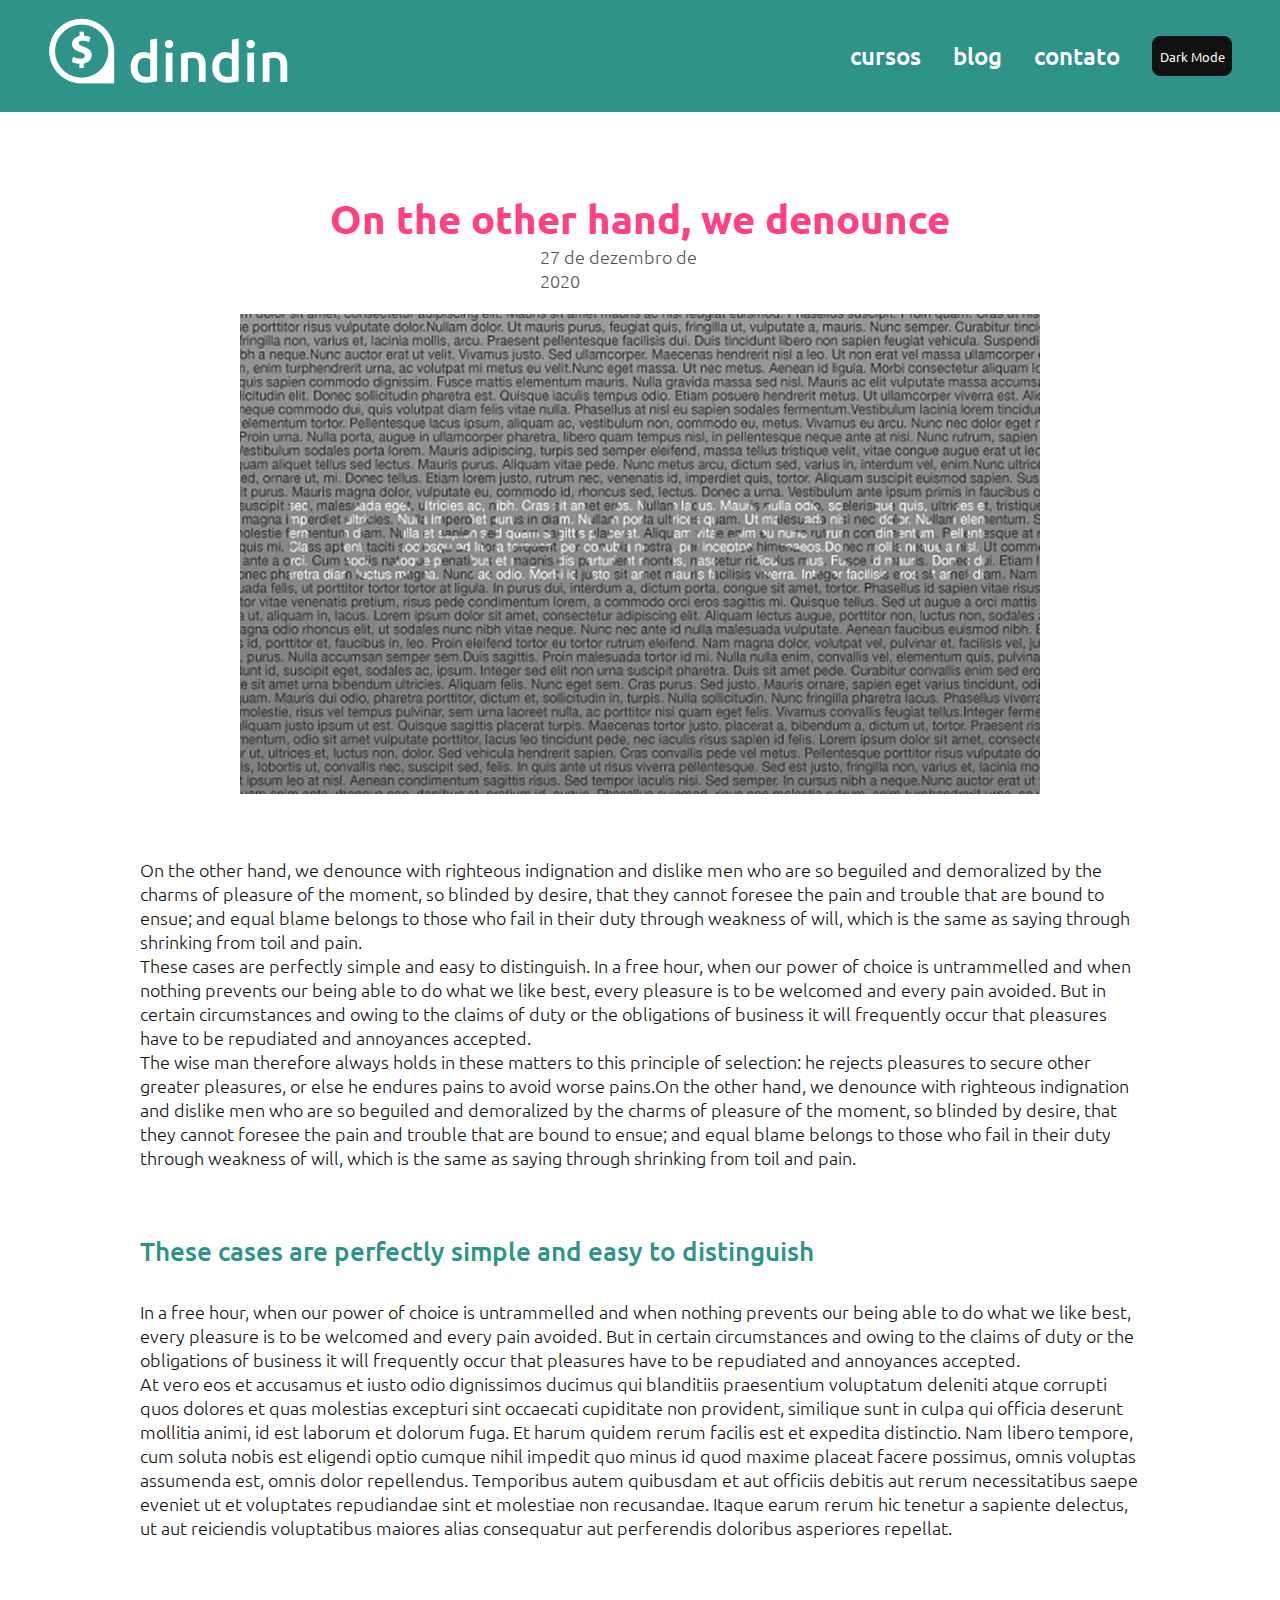
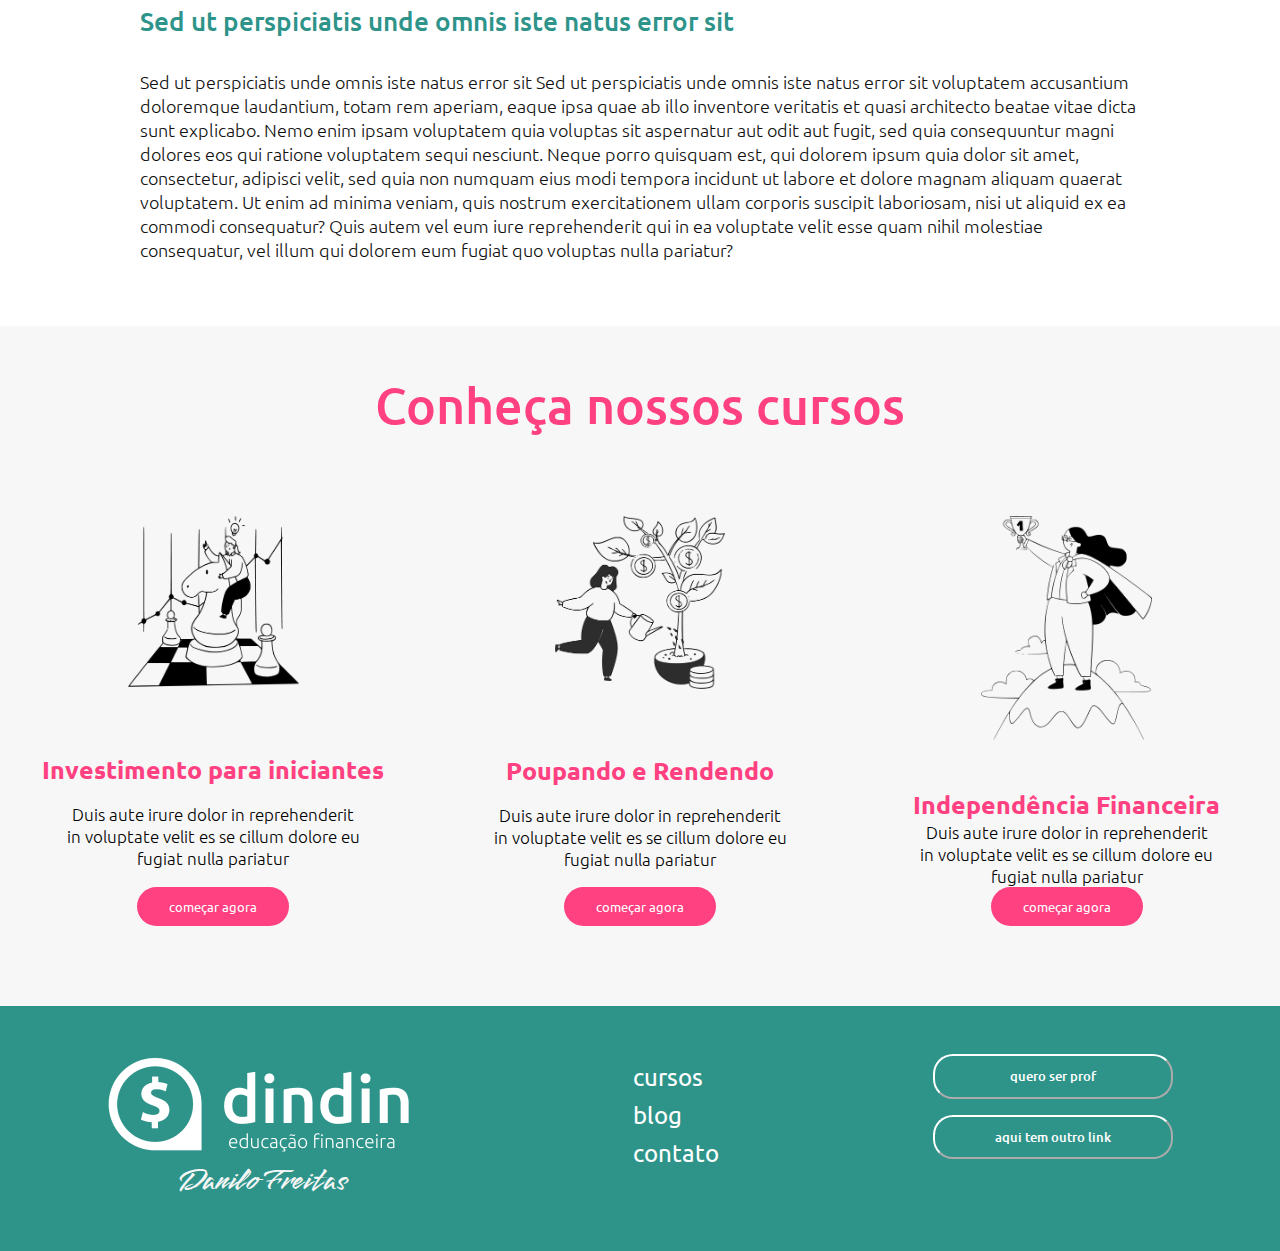
<file: post.html>
<!DOCTYPE html>
<html lang="pt-br" id="html">
<head>
    <meta charset="UTF-8">
    <meta http-equiv="X-UA-Compatible" content="IE=edge">
    <meta name="viewport" content="width=device-width, initial-scale=1.0">
    <meta name="author" content="Danilo Freitas">
    <link rel="preconnect" href="https://fonts.googleapis.com">
    <link rel="preconnect" href="https://fonts.gstatic.com" crossorigin>
    <link href="https://fonts.googleapis.com/css2?family=Koulen&family=Poppins:ital,wght@0,300;0,400;0,500;1,200;1,400&family=Smooch&family=Ubuntu:ital,wght@0,300;0,400;0,500;0,700;1,300;1,400;1,500;1,700&display=swap" rel="stylesheet">
    <link rel="stylesheet" href="./style.css">
    <title>DinDin</title>
</head>
<body>

    <header>

        <a href="./index.html"><img src="./dindin-imagens/logo-header.png" alt="Logo DinDin"></a>

        <nav id="nav">
            <button id="btn-mobile" aria-expanded="false" aria-controls="menu" aria-haspopup="true" aria-label="Abrir Menu">Menu

                <span id="hamburguer"></span>

            </button>

            <button id="switch">Dark Mode</span></button>

            <ul id="menu" role="menu">
                <li><a href="./cursos.html">cursos</a></li>
                <li><a href="./blog.html">blog</a></li>
                <li><a href="./contato.html">contato</a></li>
            </ul>
        </nav>

    </header>

    <section id="container04">

        <div class="container04-01">
            <h2>On the other hand, we denounce</h2>
            <span>27 de dezembro de 2020</span>
            <img src="./dindin-imagens/lorem-ipsum-logo.jpg" alt="Lorem Ipsum">
            <p>On the other hand, we denounce with righteous indignation and dislike men who are so beguiled and demoralized by the charms of pleasure of the moment, so blinded by desire, that they cannot foresee the pain and trouble that are bound to ensue; and equal blame belongs to those who fail in their duty through weakness of will, which is the same as saying through shrinking from toil and pain.<br/> These cases are perfectly simple and easy to distinguish. In a free hour, when our power of choice is untrammelled and when nothing prevents our being able to do what we like best, every pleasure is to be welcomed and every pain avoided. But in certain circumstances and owing to the claims of duty or the obligations of business it will frequently occur that pleasures have to be repudiated and annoyances accepted.<br/> The wise man therefore always holds in these matters to this principle of selection: he rejects pleasures to secure other greater pleasures, or else he endures pains to avoid worse pains.On the other hand, we denounce with righteous indignation and dislike men who are so beguiled and demoralized by the charms of pleasure of the moment, so blinded by desire, that they cannot foresee the pain and trouble that are bound to ensue; and equal blame belongs to those who fail in their duty through weakness of will, which is the same as saying through shrinking from toil and pain.</p>
        </div>

        <div class="container04-02">
            <h4>These cases are perfectly simple and easy to distinguish</h4>
            <p>In a free hour, when our power of choice is untrammelled and when nothing prevents our being able to do what we like best, every pleasure is to be welcomed and every pain avoided. But in certain circumstances and owing to the claims of duty or the obligations of business it will frequently occur that pleasures have to be repudiated and annoyances accepted.<br/> At vero eos et accusamus et iusto odio dignissimos ducimus qui blanditiis praesentium voluptatum deleniti atque corrupti quos dolores et quas molestias excepturi sint occaecati cupiditate non provident, similique sunt in culpa qui officia deserunt mollitia animi, id est laborum et dolorum fuga. Et harum quidem rerum facilis est et expedita distinctio. Nam libero tempore, cum soluta nobis est eligendi optio cumque nihil impedit quo minus id quod maxime placeat facere possimus, omnis voluptas assumenda est, omnis dolor repellendus. Temporibus autem quibusdam et aut officiis debitis aut rerum necessitatibus saepe eveniet ut et voluptates repudiandae sint et molestiae non recusandae. Itaque earum rerum hic tenetur a sapiente delectus, ut aut reiciendis voluptatibus maiores alias consequatur aut perferendis doloribus asperiores repellat.</p>
        </div>

        <div class="container04-02">
            <h4>Sed ut perspiciatis unde omnis iste natus error sit</h4>
            <p>Sed ut perspiciatis unde omnis iste natus error sit Sed ut perspiciatis unde omnis iste natus error sit voluptatem accusantium doloremque laudantium, totam rem aperiam, eaque ipsa quae ab illo inventore veritatis et quasi architecto beatae vitae dicta sunt explicabo. Nemo enim ipsam voluptatem quia voluptas sit aspernatur aut odit aut fugit, sed quia consequuntur magni dolores eos qui ratione voluptatem sequi nesciunt. Neque porro quisquam est, qui dolorem ipsum quia dolor sit amet, consectetur, adipisci velit, sed quia non numquam eius modi tempora incidunt ut labore et dolore magnam aliquam quaerat voluptatem. Ut enim ad minima veniam, quis nostrum exercitationem ullam corporis suscipit laboriosam, nisi ut aliquid ex ea commodi consequatur? Quis autem vel eum iure reprehenderit qui in ea voluptate velit esse quam nihil molestiae consequatur, vel illum qui dolorem eum fugiat quo voluptas nulla pariatur? </p>
        </div>

    </section>

    <div id="container01-02-novo">

        <h4>Conheça nossos cursos</h4>

        <div id="container01-02">

            <div class="container01-02-box">
                <img src="./dindin-imagens/ilustra-poupando.png" alt="Ilustração">
                <h4>Investimento para iniciantes</h4>
                <p>Duis aute irure dolor in reprehenderit in voluptate velit es se cillum dolore eu fugiat nulla pariatur</p>
                <a href="#"><button class="button02">começar agora</button></a>
            </div>

            <div class="container01-02-box">
                <img src="./dindin-imagens/ilustra-investimento.png" alt="Ilustração">
                <h4>Poupando e Rendendo</h4>
                <p>Duis aute irure dolor in reprehenderit in voluptate velit es se cillum dolore eu fugiat nulla pariatur</p>
                <a href="#"><button class="button02">começar agora</button></a>
            </div>

            <div class="container01-02-box" id="container01-02-box03">
                <img src="./dindin-imagens/ilustra-independencia.png" alt="Ilustração">
                <h4>Independência Financeira</h4>
                <p>Duis aute irure dolor in reprehenderit in voluptate velit es se cillum dolore eu fugiat nulla pariatur</p>
                <a href="#"><button class="button02">começar agora</button></a>
            </div>

         </div>
        
    </div>

    <footer>

        <div class="footer01">
            <a href="./index.html"><img src="./dindin-imagens/logo-footer.png" alt="Logo DinDin"></a>
            <a class="danilo" href="https://danilojpfreitas.github.io/MinhaPagina/" target="_blank"><span>Danilo Freitas</span></a>
        </div>

        <div class="footer02">
            <a href="./cursos.html"><span>cursos</span></a>
            <a href="./blog.html"><span>blog</span></a>
            <a href="./contato.html"><span>contato</span></a>
        </div>

        <div class="footer03">
            <a href="#"><button class="button03">quero ser prof</button></a>
            <a href="#"><button class="button03">aqui tem outro link</button></a>
        </div>

    </footer>

    <script src="./script.js"></script>
</body>
</html>
</file>
<file: style.css>
* {
    margin: 0px;
    padding: 0px;
    font-family: 'Ubuntu', normal;
}

:root {
    --color-header: #2E948A; 
    --color-white: #FFF;
    --color-pink: #FF4081;
    --color-grey: #555555;
    --color-backwhite: #F7F7F7;
    --color-green: #009688;
    --color-line: #c4c4c4;
    --color-black: #111;
    --color-form: #686868
}

/* dark mode */

.dark:root {
    --color-header: #111;
    --color-white: #fff;
    --color-pink: #111;
    --color-grey: #555555;
    --color-backwhite: #686868;
    --color-green: #111;
    --color-line: #c4c4c4;
    --color-black: #fff;
    --color-form: #686868
}

/* index */

/* header */

header {
    background-color: var(--color-header);
    display: flex;
    justify-content: space-between;
    padding: 1rem 3rem;
}

#menu {
    display: flex;
    flex-direction: row;
    list-style-type: none;
}

#nav {
    display: flex;
    flex-direction: row-reverse;
    align-items: center;
}

#menu li a, footer .footer02 a{
    text-decoration: none;
    color: var(--color-white);
    font-weight: 500;
    font-size: 1.5rem;
    padding-right: 2rem;
}

#btn-mobile {
    display: none;
}

/* dark mode button */

#switch {
    background-color:  var(--color-black);
    border: 1px solid var(--color-black);
    color: var(--color-backwhite);
    width: 5rem;
    height: 2.5rem;
    border-radius: 0.5rem;
    cursor: pointer;
}

/* container01-01 */

#container01-01, #container01-01 .container01-01-box01 {
    display: flex;
    flex-direction: row;
    justify-content: center;
    margin-bottom: 3rem;
}

#container01-01 .container01-01-box01 {
    flex-direction: column;
}

#container01-01 .container01-01-box01 h2, #container02-01 h2, #container03-01 .container03-01-01 h2, .container04-01 h2, #container06 .container06-01 h2 {
    color: var(--color-pink);
    font-size: 2.5rem;
    margin-bottom: 1rem;
}

#container01-01 .container01-01-box01 h4, #container02-01 p, #container03-01 .container03-01-01 p {
    color: var(--color-grey);
    font-weight: 400;
    font-size: 1.2rem;
    margin-bottom: 1rem;
}

.button01 {
    color: var(--color-pink);
    border-color: var(--color-pink);
    background-color: var(--color-white);
    border-radius: 62px;
    font-size: 1.2rem;
    width: 15rem;
    height: 3rem;
    cursor: pointer;
}

#container01-01 .container01-01-box02 img {
    width: 70%;
    margin-top: 7rem;
    padding-left: 5rem;
}

/* container01-02 */

#container01-02, #container01-02 .container01-02-box {
    display: flex;
    flex-direction: row;
    justify-content: space-around;
    background-color: var(--color-backwhite);
}

#container01-02 .container01-02-box {
    flex-direction: column;
    justify-content: space-between;
    align-items: center;
    margin-top: 5rem;
    margin-bottom: 5rem;
}

#container01-02 .container01-02-box img {
    width: 40%;
}

#container01-02 .container01-02-box h4,#container02-02 .container02-02 .container02-02-02 h4, #container03-02 .container03-02 .container03-02-02 h4 {
    color: var(--color-pink);
    font-weight: 700;
    font-size: 25px;
}

#container01-02 .container01-02-box p, #container02-02 .container02-02 .container02-02-02 p, #container03-02 .container03-02 .container03-02-02 p {
    width: 70%;
    font-weight: 300;
    font-size: 17px;
    text-align: center;
}

.button02 {
  background-color: var(--color-pink);
  border-radius: 62px;  
  color: var(--color-white);
  border: none;
  padding: 0.7rem;
  padding-inline: 2rem;
  cursor: pointer;
}

#container01-02-box03 img {
    height: 55%;
}

/* container01-03 */

#container01-03 {
    display: flex;
    flex-direction: column;
    margin-top: 4rem;
    margin-bottom: 6rem;
    margin-left: 4rem;
}

#container01-03 h2, #container01-04 h2 {
    font-weight: 500;
    font-size: 37px;
    color: var(--color-green);
    margin-bottom: 4rem;
    text-transform: uppercase;
}

#container01-03 .container01-03 {
    display: flex;
    flex-direction: row;
    flex-wrap: wrap;
    justify-content: center;
}

.container01-03-box {
    margin-left: 2rem;
    margin-top: 5rem;
    display: flex;
    flex-direction: row;
    width: 40%;
}

#container01-03 .container01-03 p, #container01-04 .container01-04-box p {
    font-weight: 300;
    font-size: 18px;
    margin-left: 1rem;
}

/* container01-04  */

#container01-04 {
    background-color: var(--color-backwhite);
}

#container01-04 h2 {
    margin-top: 2rem;
    margin-left: 5rem;
}

#container01-04, .container01-04-box {
    display: flex;
    flex-direction: column;
}

.container01-04-box {
    align-items: center;
}

#container01-04 .container01-04 {
    display: flex;
    flex-direction: row;
    justify-content: space-evenly;
}

#container01-04 .container01-04-box img {
    width: 60%;
}

#container01-04 .container01-04-box h4 {
    font-weight: 700;
    font-size: 27px;
    color: var(--color-green);
    margin-top: 1rem;
    margin-bottom: 1rem;
}

#container01-04 .container01-04-box p {
    width: 60%;
    margin-left: 0rem;
}

#container01-04 a {
    display: flex;
    justify-content: center;
    margin-top: 4rem;
    margin-bottom: 3rem;
    text-decoration: none;
}

/* footer */

footer {
    background-color: var(--color-header);
    display: flex;
    justify-content: space-around;
    padding: 3rem 0;
}

footer .footer01 .danilo {
    text-decoration: none;
}

footer .footer02, footer .footer03 {
    display: flex;
    flex-direction: column;
}

footer .footer02 a {
    padding-top: 0.5rem;
    padding-right: 0rem;
    font-weight: 400;
}

footer .footer03 a {
    display: flex;
    justify-content: center;
    text-decoration: none;
}

.button03 {
    width: 15rem;
    color: var(--color-white);
    background-color: var(--color-header);
    font-weight: 500;
    padding: 0.7rem;
    border-color: white;
    border-radius: 20px;
    margin-bottom: 1rem;
    cursor: pointer;
}

footer .footer01 {
    display: flex;
    flex-direction: column;
    align-items: center;
}

footer .footer01 a span {
    font-family: 'Smooch', cursive;
    color: var(--color-backwhite);
    font-size: 2rem;
    text-decoration: none;
}

/* cursos */

/* container02-01 */

#container02-01 {
    margin-left: 4rem;
    margin-bottom: 3rem;
    width: 1000px;
}

#container02-01 h2 {
    margin-top: 3rem;
    margin-bottom: 0rem
}

/* container02-02 */

#container02-02 {
    display: flex;
    flex-direction: column;
}

#container02-02 {
    display: flex;
    flex-direction: column;
    align-items: center;
    margin-top: 3rem;
    margin-bottom: 3rem;
}

#container02-02 .container02-02 {
    width: 1000px;
    display: flex;
    flex-direction: row;
    align-items: center;
    padding-top: 2rem;
    padding-bottom: 2rem;
}

#container02-02 .container02-02:nth-child(2) {
    border-top: 1px solid var(--color-line);
    border-bottom: 1px solid var(--color-line); 
}

#container02-02 .container02-02 .container02-02-02 {
    display: flex;
    flex-direction: column;
    justify-content: space-around;
    margin-left: 5rem;
}

#container02-02 .container02-02 .container02-02-02 p {
    text-align: start;
    margin-top: 2rem;
    margin-bottom: 2rem;
}

.button04 {
    background-color: var(--color-green);
    color: var(--color-white);
    border-radius: 62px;
    width: 233px;
    height: 51px;
    border: none;
    cursor: pointer;
}

/* curso */

/* container03-01 */

#container03-01 {
    display: flex;
    flex-direction: row;
    justify-content: space-evenly;
    margin-top: 3rem;
    margin-bottom: 5rem;
}

#container03-01 .container03-01-01 p, #container03-02 .container03-02 .container03-02-01 img, #container03-02 .container03-02 .container03-02-02 p {
    width: 461px;
}

#container03-02, #container03-02 .container03-02, #container03-02 .container03-02 .container03-02-02 {
    display: flex;
    flex-direction: column;
    align-items: center;
}

#container03-02 .container03-02 {
    flex-direction: row;
    align-items: center;
    justify-content: space-around;
    padding-bottom: 2.5rem;
    padding-top: 2.5rem;
    width: 1000px;
}

#container03-02 .container03-02:nth-child(2) {
    border-top: 1px solid var(--color-line);
    border-bottom: 1px solid var(--color-line);
}

#container03-02 .container03-02 .container03-02-02 {
    justify-content: space-between;
    align-items: flex-start;
}

#container03-02 .container03-02 .container03-02-02 p {
    text-align: start;
    margin-top: 2rem;
}

/* post */

#container04, .container04-01 {
    display: flex;
    flex-direction: column;
    align-items: center;
}

.container04-01 h2 {
    margin-top: 5rem;
    margin-bottom: 0px;
}

.container04-01 span {
    width: 200px;
    height: 21px;
    font-weight: 300;
    font-size: 18px;
    color: var(--color-grey);
    margin-bottom: 3rem;
}

.container04-01 img {
    width: 800px;
}

.container04-01 , .container04-02 , .container04-03 {
    width: 1000px;
}

.container04-01 p, .container04-02 p, .container04-03 p {
    font-weight: 300;
    font-size: 18px;
    color: var(--color-black);
    margin-top: 2rem;
    margin-bottom: 4rem;
}

.container04-01 p {
    margin-top: 4rem;
}

.container04-02 h4, .container04-03 h4 {
    font-weight: 500;
    font-size: 26px;
    color: var(--color-header);
}

#container01-02-novo {
    display: flex;
    flex-direction: column;
    align-items: center;
    background-color: var(--color-backwhite);
}

#container01-02-novo h4 {
    font-weight: 500;
    font-size: 50px;
    color: var(--color-pink);
    margin-top: 3rem;
}

/* post */

/* container05-01  */

#container05-01 {
    display: flex;
    flex-direction: row;
    justify-content: space-evenly;
}

#container05-01 .container05-01-01 {
    display: flex;
    flex-direction: column;
    justify-content: space-evenly;
}

#container05-01 .container05-01-01 h2 {
    font-weight: 700;
    font-size: 47px;
    color: var(--color-header);
    text-transform: uppercase;
}

#container05-01 .container05-01-01 p {
    font-weight: 300;
    font-size: 20px;
    width: 461px;
}

#container05-01 .container05-01-02 img {
    width: 405px;
    margin-top: 2rem;
    margin-bottom: 4rem;
}

/* container05-02 */

#container05-02 {
    display: flex;
    flex-direction: row;
    flex-wrap: wrap;
    justify-content: space-around;
    background-color: var(--color-backwhite);
    padding-top: 5rem;
    padding-bottom: 5rem;
}

#container05-02 .container05-02 img {
    width: 500px;
    height: 259px;
}

#container05-02 .container05-02 h4 {
    margin-top: 1rem;
    margin-bottom: 1rem;
    font-weight: 500;
    font-size: 30px;
    color: var(--color-pink);
}

#container05-02 .container05-02 p {
    width: 516px;
    font-weight: 300;
    font-size: 17px;
    margin-bottom: 5rem;
}

/* contato */

#container06 {
    margin-top: 5rem;
    margin-bottom: 5rem;
    display: flex;
    flex-direction: row;
    justify-content: space-evenly;
}

#container06 .container06-01, #container06 .container06-01 form {
    display: flex;
    flex-direction: column;
    justify-content: space-evenly;
}

#container06 .container06-01 .form,#container06 .container06-01 .mensagem  {
    width: 494px;
    height: 32px;
    border: 1px solid var(--color-form);
    border-radius: 7px;
    margin-bottom: 1rem;
    padding-left: 10px;
}

#container06 .container06-01 .mensagem {
    height: 193px;
}

#container06 .container06-01 .mensagem::-webkit-input-placeholder {
    position: absolute;
    top: 10px;
}

/* responsividade  */

@media only screen and (max-width: 1000px) {

    /* header */

    #menu {
        display: block;
        height: 0px;
        visibility: hidden;
        transition: 0.3s;
    }

    #nav {
        flex-direction: column;
    }

    #nav.active {
        flex-direction: column-reverse;
        padding-bottom: 3rem;
    }

    #nav.active #btn-mobile, #btn-mobile {
        color: var(--color-black);
    }

    #switch {
        height: 1.5rem;
    }

    #nav.active #menu {
        display: block;
        position: absolute;
        width: 100%;
        top: 80px;
        right: 0px;
        background: var(--color-header);
        height: 18rem;
        transition: 0.6s;
        visibility: visible;
        overflow-y: auto;
    }

    #nav.active #menu li {
        display: flex;
        justify-content: center;
        height: 5rem;
    }

    #menu a {
        margin: 4rem 1rem;
    }

    #btn-mobile {
        display: flex;
        padding: 0.5rem 1rem;
        font-size: 1rem;
        border: none;
        background: none;
        cursor: pointer;
        gap: .5rem;
    }

    #hamburguer {
        width: 20px;
        border-top: 2px solid; 
        display: block;
    }

    #hamburguer::after, #hamburguer::before {
        content: '';
        display: block;
        width: 20px;
        height: 2px;
        background-color: var(--color-black);
        margin-top: 5px;
        transition: 0.3s;
        position: relative;
    }

    #nav.active #hamburguer {
        border-top-color: transparent;
    }

    #nav.active #hamburguer::after {
        transform: rotate(-135deg);
        top: -7px;
    }

    #nav.active #hamburguer::before {
        transform: rotate(135deg);
    }

    /* footer */

    footer {
        flex-direction: column;
        align-items: center;
        padding: 1rem 0;
    }

    footer div {
        padding: 1rem 0;
    }

    /* index */

    #container01-01 {
        margin-top: 6rem;
    }

    #container01-01 .container01-01-box02 img{
        display: none;
    }

    #container01-02 {
        flex-direction: column;
    }

    #container01-02 .container01-02-box img {
        width: 30%;
    }

    #container01-02 .container01-02-box p {
        width: 50%;
        margin-top: 1rem;
        margin-bottom: 1rem;
    }

    #container01-03 {
        align-items: center;
        margin-left: 0rem;
    }

    #container01-03 h2 {
        margin-bottom: 0rem;
    }

    #container01-03 .container01-03 {
        flex-direction: column;
        align-items: center;
    }

    #container01-04 {
        align-items: center;
    }

    #container01-04 h2 {
        margin-left: 0rem;
    }

    #container01-04 .container01-04 {
        flex-direction: column;
        align-items: center;
    }

    #container01-04 .container01-04 p {
        text-align: center;
        padding-bottom: 2rem;
    }

    /* cursos */

    #container02-01 {
        width: 600px;
    }

    #container02-02 .container02-02 {
        width: 600px;
        flex-direction: column;
    }

    #container02-02 .container02-02 .container02-02-02 {
        align-items: center;
        margin-left: 0rem;
        margin-top: 2rem;
    }

    #container02-02 .container02-02 .container02-02-02 p {
        text-align: center;
    }

    /* curso */

    #container03-01 .container03-01-02 {
        display: none;
    }

    #container03-01 .container03-01-01 h2, #container03-01 .container03-01-01 p {
        text-align: center;
    }

    #container03-02 .container03-02 {
        width: 600px;
    }

    #container03-02 .container03-02 .container03-02-01 img {
        width: 200px;
    }

    #container03-02 .container03-02 .container03-02-02 {
        padding-left: 2rem;
    }

    #container03-02 .container03-02 .container03-02-02 p {
        margin-top: 0.5rem;
    }

    /* post */

    .container04-01 , .container04-02 , .container04-03 {
        width: 600px;
    }

    .container04-01 h2 {
        text-align: center;
    }

    /* blog */

    #container05-01 {
        padding-bottom: 2rem;
    }

    #container05-01 .container05-01-01 h2, #container05-01 .container05-01-01 {
        text-align: center;
        padding-top: 2rem;
    }

    #container05-01 .container05-01-02 {
        display: none;
    }

    #container05-02 {
        padding-top: 2rem;
        margin: 0;
    }

    /* contato  */

    #container06 .container06-02 {
        display: none;
    }

}

/* iPad Air */

@media only screen and (max-width: 820px) {

    /* post */

    .container01-03-box {
        flex-direction: column;
        align-items: center;
    }

    .container01-03-box img {
        width: 50%;
        padding-bottom: 2rem;
    }

    #container01-03 .container01-03 p {
        margin-left: 0rem;
        text-align: center;
    }

    #container02-01 {
        width: 200px;
    }

    #container02-02 .container02-02 {
        width: 200px;
    }

    #container02-02 .container02-02 .container02-02-02 h4 {
        text-align: center;
    }

    #container02-02 .container02-02 .container02-02-02 p {
        width: 100%;
    }
    
    #container03-02 .container03-02 {
        flex-direction: column;
        width: 300px;
    }

    #container03-02 .container03-02 .container03-02-02 {
        align-items: center;
        padding-left: 0rem;
    }

    #container03-02 .container03-02 .container03-02-02 h4 {
        padding-top: 1rem;
    }

    #container03-02 .container03-02 .container03-02-02 p {
        text-align: center;
    }

    .container04-01 img {
        width: 500px;
    }

}

/* iPhone XR */

@media only screen and (max-width: 500px) {

    #container01-02 .container01-02-box h4, #container01-04 .container01-04-box h4, .container04-02 h4, #container05-02 .container05-02 h4, #container05-01 .container05-01-01 p {
        font-size: 18px;
        padding-top: 1rem;
    }

    #container01-03 h2, #container01-04 h2, .container04-01 h2, #container01-02-novo h4, #container05-01 .container05-01-01 h2 {
        text-align: center;
        font-size: 28px;
    }

    .container02-02-01 img, #container03-01 .container03-01-01 p, #container03-02 .container03-02 .container03-02-02 p, .container04-01, .container04-01 h2, .container04-01 img, .container04-01 p, .container04-02, .container05-01-01, #container05-01 .container05-01-01 p, #container05-02 .container05-02 img, #container05-02 .container05-02 p, #container06 .container06-01 .form, #container06 .container06-01 .mensagem {
        width: 250px;
    }

    #container05-02 .container05-02 img {
        height: 150px;
    }

    #container01-01 .container01-01-box01 h2, #container01-01 .container01-01-box01 h4, #container05-02 .container05-02 h4, #container05-02 .container05-02 p {
        text-align: center;
    }

    #container01-01 .container01-01-box01 .button01 {
        margin-left: 1rem;
    }

    footer .footer01 a img {
        width: 200px;
    }

    footer .footer02 a{
        font-size: 1.2rem;
    }

    #nav {
        width: 110px;
    }

}

/* iPhone SE */ 

@media only screen and (max-width: 375px) {

    header img {
        width: 200px;
    }
}
</file>
